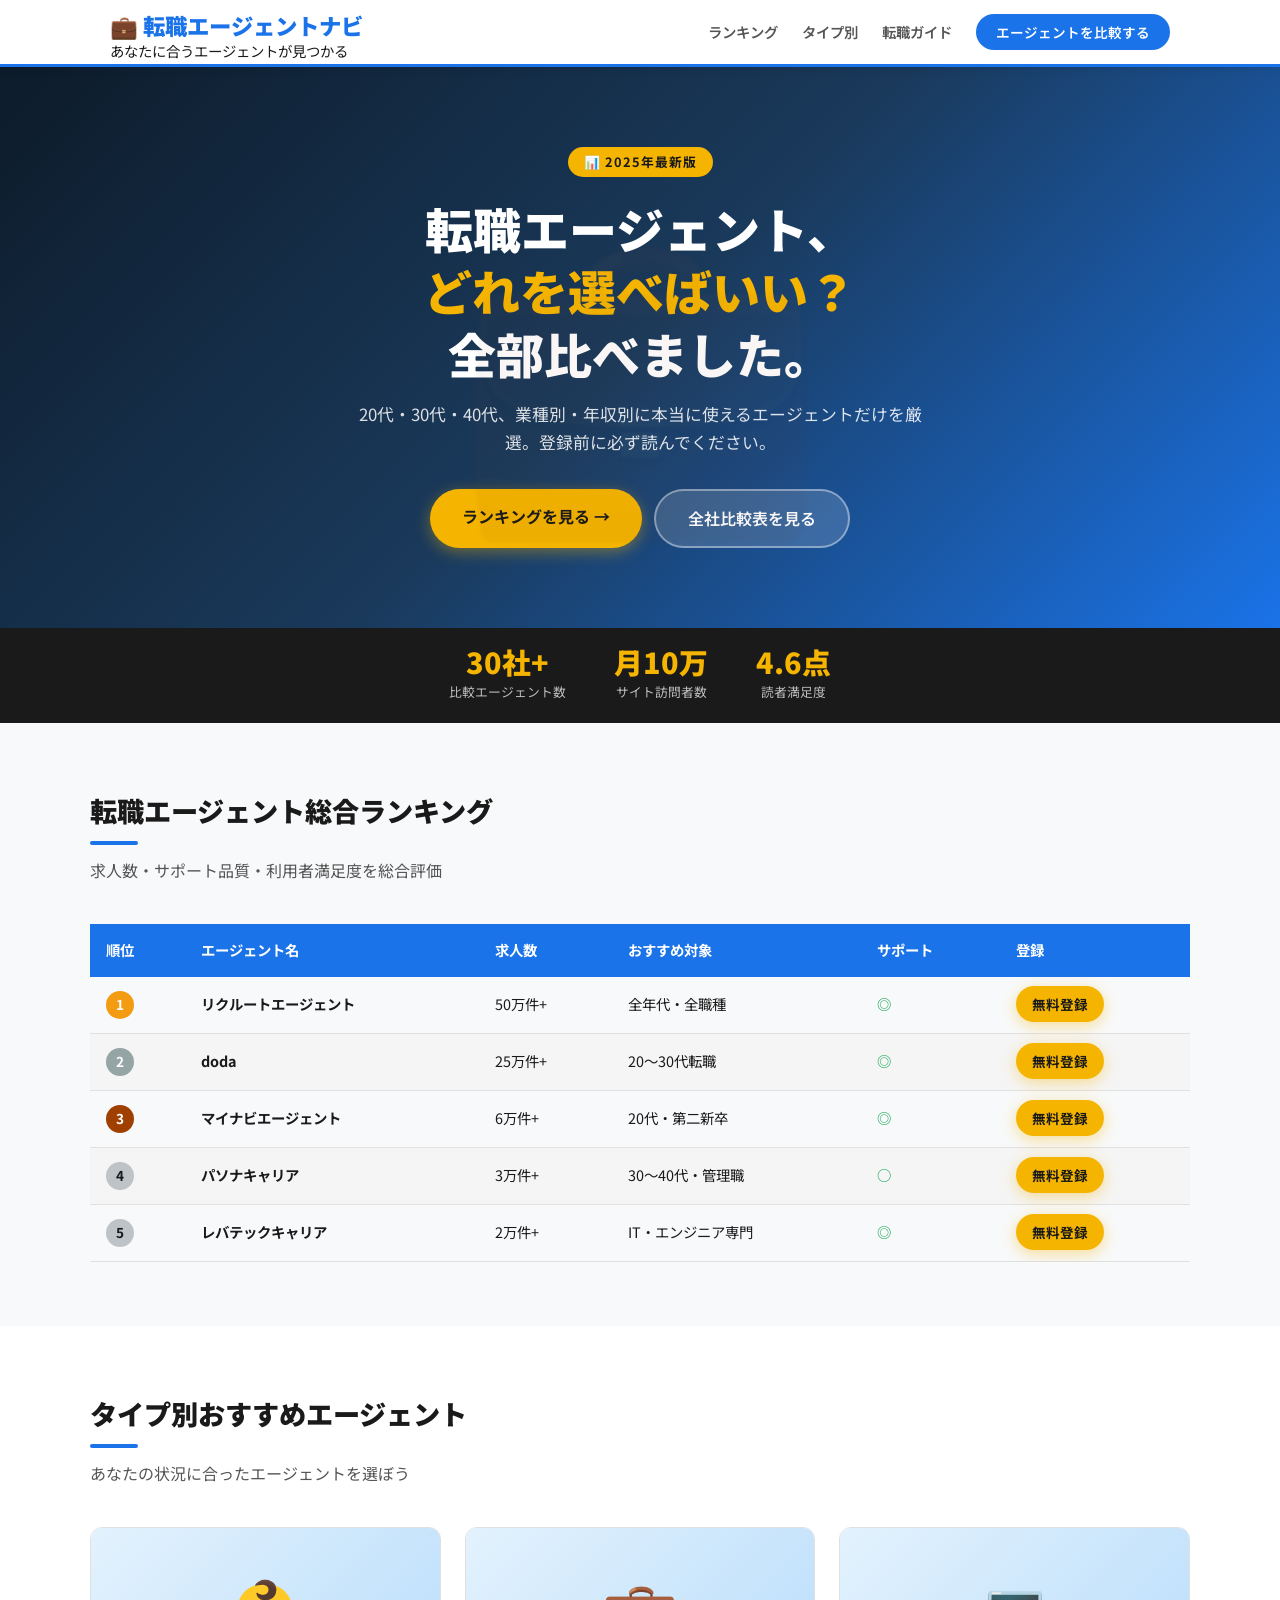
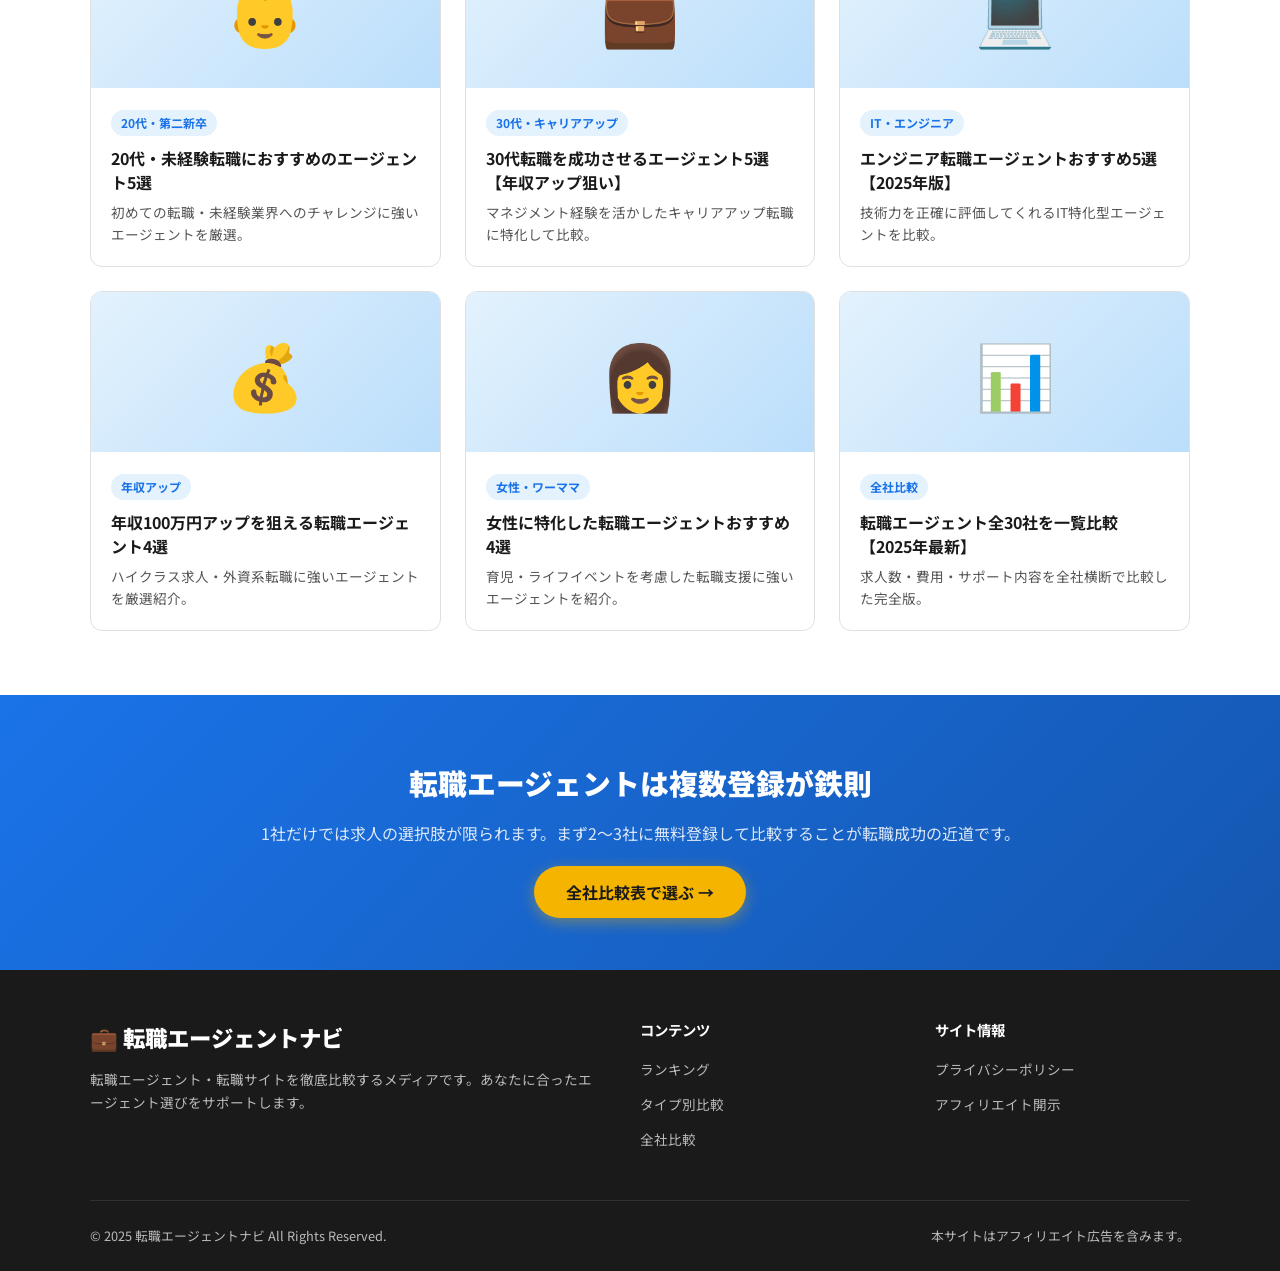
<file: index.html>
<!DOCTYPE html>
<html lang="ja">
<head>
  <meta charset="UTF-8">
  <meta name="viewport" content="width=device-width, initial-scale=1.0">
  <title>転職エージェントナビ｜あなたに合うエージェントが見つかる比較サイト</title>
  <meta name="description" content="転職エージェント・転職サイトを徹底比較。年齢・職種・目的別におすすめのエージェントをランキング形式で紹介。無料登録で転職成功率アップ。">
  <link rel="preconnect" href="https://fonts.googleapis.com">
  <link href="https://fonts.googleapis.com/css2?family=Noto+Sans+JP:wght@400;600;700;900&display=swap" rel="stylesheet">
  <link rel="stylesheet" href="css/style.css">
</head>
<body>

<header>
  <div class="header-inner">
    <a href="index.html" class="logo">💼 転職エージェントナビ<span>あなたに合うエージェントが見つかる</span></a>
    <nav>
      <ul>
        <li><a href="#ranking">ランキング</a></li>
        <li><a href="#by-type">タイプ別</a></li>
        <li><a href="#articles">転職ガイド</a></li>
        <li><a href="articles/agent-compare.html" class="btn-cta">エージェントを比較する</a></li>
      </ul>
    </nav>
    <button class="hamburger" aria-label="メニュー"><span></span><span></span><span></span></button>
  </div>
</header>

<section class="hero">
  <div class="hero-badge">📊 2025年最新版</div>
  <h1>転職エージェント、<br><em>どれを選べばいい？</em><br>全部比べました。</h1>
  <p>20代・30代・40代、業種別・年収別に本当に使えるエージェントだけを厳選。登録前に必ず読んでください。</p>
  <div class="hero-buttons">
    <a href="#ranking" class="btn-primary">ランキングを見る →</a>
    <a href="articles/agent-compare.html" class="btn-secondary">全社比較表を見る</a>
  </div>
</section>

<div class="stats-bar">
  <div class="stats-inner">
    <div class="stat-item"><div class="stat-num">30社+</div><div class="stat-label">比較エージェント数</div></div>
    <div class="stat-item"><div class="stat-num">月10万</div><div class="stat-label">サイト訪問者数</div></div>
    <div class="stat-item"><div class="stat-num">4.6点</div><div class="stat-label">読者満足度</div></div>
  </div>
</div>

<section id="ranking" style="background: var(--light);">
  <div class="container">
    <h2 class="section-title">転職エージェント総合ランキング</h2>
    <p class="section-sub">求人数・サポート品質・利用者満足度を総合評価</p>

    <div class="table-wrap">
      <table class="compare-table">
        <thead>
          <tr>
            <th>順位</th>
            <th>エージェント名</th>
            <th>求人数</th>
            <th>おすすめ対象</th>
            <th>サポート</th>
            <th>登録</th>
          </tr>
        </thead>
        <tbody>
          <tr>
            <td><span class="rank-badge rank-1">1</span></td>
            <td><strong>リクルートエージェント</strong></td>
            <td>50万件+</td>
            <td>全年代・全職種</td>
            <td><span class="check">◎</span></td>
            <td><a href="https://r.recruit-agent.co.jp" class="btn-primary" style="padding:8px 16px;font-size:0.85rem;" data-affiliate="recruit-agent" target="_blank" rel="noopener noreferrer nofollow">無料登録</a></td>
          </tr>
          <tr>
            <td><span class="rank-badge rank-2">2</span></td>
            <td><strong>doda</strong></td>
            <td>25万件+</td>
            <td>20〜30代転職</td>
            <td><span class="check">◎</span></td>
            <td><a href="https://doda.jp" class="btn-primary" style="padding:8px 16px;font-size:0.85rem;" data-affiliate="doda" target="_blank" rel="noopener noreferrer nofollow">無料登録</a></td>
          </tr>
          <tr>
            <td><span class="rank-badge rank-3">3</span></td>
            <td><strong>マイナビエージェント</strong></td>
            <td>6万件+</td>
            <td>20代・第二新卒</td>
            <td><span class="check">◎</span></td>
            <td><a href="https://mynavi-agent.jp" class="btn-primary" style="padding:8px 16px;font-size:0.85rem;" data-affiliate="mynavi-agent" target="_blank" rel="noopener noreferrer nofollow">無料登録</a></td>
          </tr>
          <tr>
            <td><span class="rank-badge rank-4">4</span></td>
            <td><strong>パソナキャリア</strong></td>
            <td>3万件+</td>
            <td>30〜40代・管理職</td>
            <td><span class="check">○</span></td>
            <td><a href="https://www.pasonacareer.jp" class="btn-primary" style="padding:8px 16px;font-size:0.85rem;" data-affiliate="pasona-career" target="_blank" rel="noopener noreferrer nofollow">無料登録</a></td>
          </tr>
          <tr>
            <td><span class="rank-badge rank-5">5</span></td>
            <td><strong>レバテックキャリア</strong></td>
            <td>2万件+</td>
            <td>IT・エンジニア専門</td>
            <td><span class="check">◎</span></td>
            <td><a href="https://levtech.jp/career" class="btn-primary" style="padding:8px 16px;font-size:0.85rem;" data-affiliate="levtech-career" target="_blank" rel="noopener noreferrer nofollow">無料登録</a></td>
          </tr>
        </tbody>
      </table>
    </div>
  </div>
</section>

<section id="by-type">
  <div class="container">
    <h2 class="section-title">タイプ別おすすめエージェント</h2>
    <p class="section-sub">あなたの状況に合ったエージェントを選ぼう</p>

    <div class="cards-grid">
      <a href="articles/agent-20s.html" class="card">
        <div class="card-thumb">👶</div>
        <div class="card-body">
          <span class="card-tag">20代・第二新卒</span>
          <h3>20代・未経験転職におすすめのエージェント5選</h3>
          <p>初めての転職・未経験業界へのチャレンジに強いエージェントを厳選。</p>
        </div>
      </a>
      <a href="articles/agent-30s.html" class="card">
        <div class="card-thumb">💼</div>
        <div class="card-body">
          <span class="card-tag">30代・キャリアアップ</span>
          <h3>30代転職を成功させるエージェント5選【年収アップ狙い】</h3>
          <p>マネジメント経験を活かしたキャリアアップ転職に特化して比較。</p>
        </div>
      </a>
      <a href="articles/agent-it.html" class="card">
        <div class="card-thumb">💻</div>
        <div class="card-body">
          <span class="card-tag">IT・エンジニア</span>
          <h3>エンジニア転職エージェントおすすめ5選【2025年版】</h3>
          <p>技術力を正確に評価してくれるIT特化型エージェントを比較。</p>
        </div>
      </a>
      <a href="articles/agent-salary.html" class="card">
        <div class="card-thumb">💰</div>
        <div class="card-body">
          <span class="card-tag">年収アップ</span>
          <h3>年収100万円アップを狙える転職エージェント4選</h3>
          <p>ハイクラス求人・外資系転職に強いエージェントを厳選紹介。</p>
        </div>
      </a>
      <a href="articles/agent-women.html" class="card">
        <div class="card-thumb">👩</div>
        <div class="card-body">
          <span class="card-tag">女性・ワーママ</span>
          <h3>女性に特化した転職エージェントおすすめ4選</h3>
          <p>育児・ライフイベントを考慮した転職支援に強いエージェントを紹介。</p>
        </div>
      </a>
      <a href="articles/agent-compare.html" class="card">
        <div class="card-thumb">📊</div>
        <div class="card-body">
          <span class="card-tag">全社比較</span>
          <h3>転職エージェント全30社を一覧比較【2025年最新】</h3>
          <p>求人数・費用・サポート内容を全社横断で比較した完全版。</p>
        </div>
      </a>
    </div>
  </div>
</section>

<section class="cta-section">
  <div class="container">
    <h2>転職エージェントは複数登録が鉄則</h2>
    <p>1社だけでは求人の選択肢が限られます。まず2〜3社に無料登録して比較することが転職成功の近道です。</p>
    <a href="articles/agent-compare.html" class="btn-primary">全社比較表で選ぶ →</a>
  </div>
</section>

<footer>
  <div class="footer-inner">
    <div class="footer-grid">
      <div class="footer-brand">
        <div class="logo">💼 転職エージェントナビ</div>
        <p>転職エージェント・転職サイトを徹底比較するメディアです。あなたに合ったエージェント選びをサポートします。</p>
      </div>
      <div class="footer-links">
        <h4>コンテンツ</h4>
        <ul>
          <li><a href="#ranking">ランキング</a></li>
          <li><a href="#by-type">タイプ別比較</a></li>
          <li><a href="articles/agent-compare.html">全社比較</a></li>
        </ul>
      </div>
      <div class="footer-links">
        <h4>サイト情報</h4>
        <ul>
          <li><a href="privacy.html">プライバシーポリシー</a></li>
          <li><a href="affiliate.html">アフィリエイト開示</a></li>
        </ul>
      </div>
    </div>
    <div class="footer-bottom">
      <span>© 2025 転職エージェントナビ All Rights Reserved.</span>
      <span>本サイトはアフィリエイト広告を含みます。</span>
    </div>
  </div>
</footer>

<script src="js/main.js"></script>
</body>
</html>
</file>
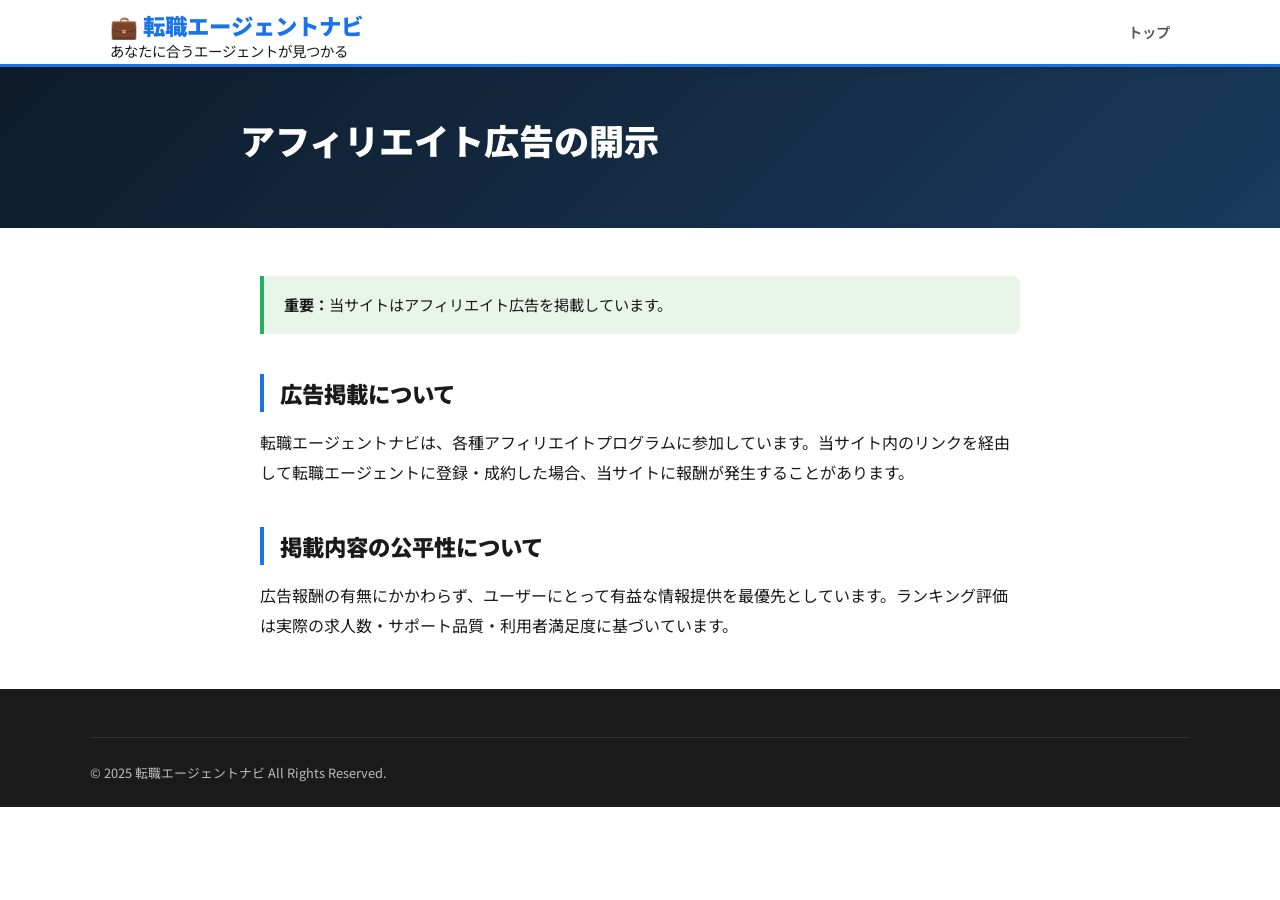
<file: affiliate.html>
<!DOCTYPE html>
<html lang="ja">
<head>
  <meta charset="UTF-8">
  <meta name="viewport" content="width=device-width, initial-scale=1.0">
  <title>アフィリエイト開示｜転職エージェントナビ</title>
  <link rel="preconnect" href="https://fonts.googleapis.com">
  <link href="https://fonts.googleapis.com/css2?family=Noto+Sans+JP:wght@400;600;700;900&display=swap" rel="stylesheet">
  <link rel="stylesheet" href="css/style.css">
</head>
<body>
<header>
  <div class="header-inner">
    <a href="index.html" class="logo">💼 転職エージェントナビ<span>あなたに合うエージェントが見つかる</span></a>
    <nav><ul><li><a href="index.html">トップ</a></li></ul></nav>
    <button class="hamburger" aria-label="メニュー"><span></span><span></span><span></span></button>
  </div>
</header>
<div class="article-header"><div class="container"><h1>アフィリエイト広告の開示</h1></div></div>
<div class="article-body">
  <div class="info-box">
    <strong>重要：</strong>当サイトはアフィリエイト広告を掲載しています。
  </div>
  <h2>広告掲載について</h2>
  <p>転職エージェントナビは、各種アフィリエイトプログラムに参加しています。当サイト内のリンクを経由して転職エージェントに登録・成約した場合、当サイトに報酬が発生することがあります。</p>
  <h2>掲載内容の公平性について</h2>
  <p>広告報酬の有無にかかわらず、ユーザーにとって有益な情報提供を最優先としています。ランキング評価は実際の求人数・サポート品質・利用者満足度に基づいています。</p>
</div>
<footer>
  <div class="footer-inner">
    <div class="footer-bottom">
      <span>© 2025 転職エージェントナビ All Rights Reserved.</span>
    </div>
  </div>
</footer>
<script src="js/main.js"></script>
</body>
</html>
</file>
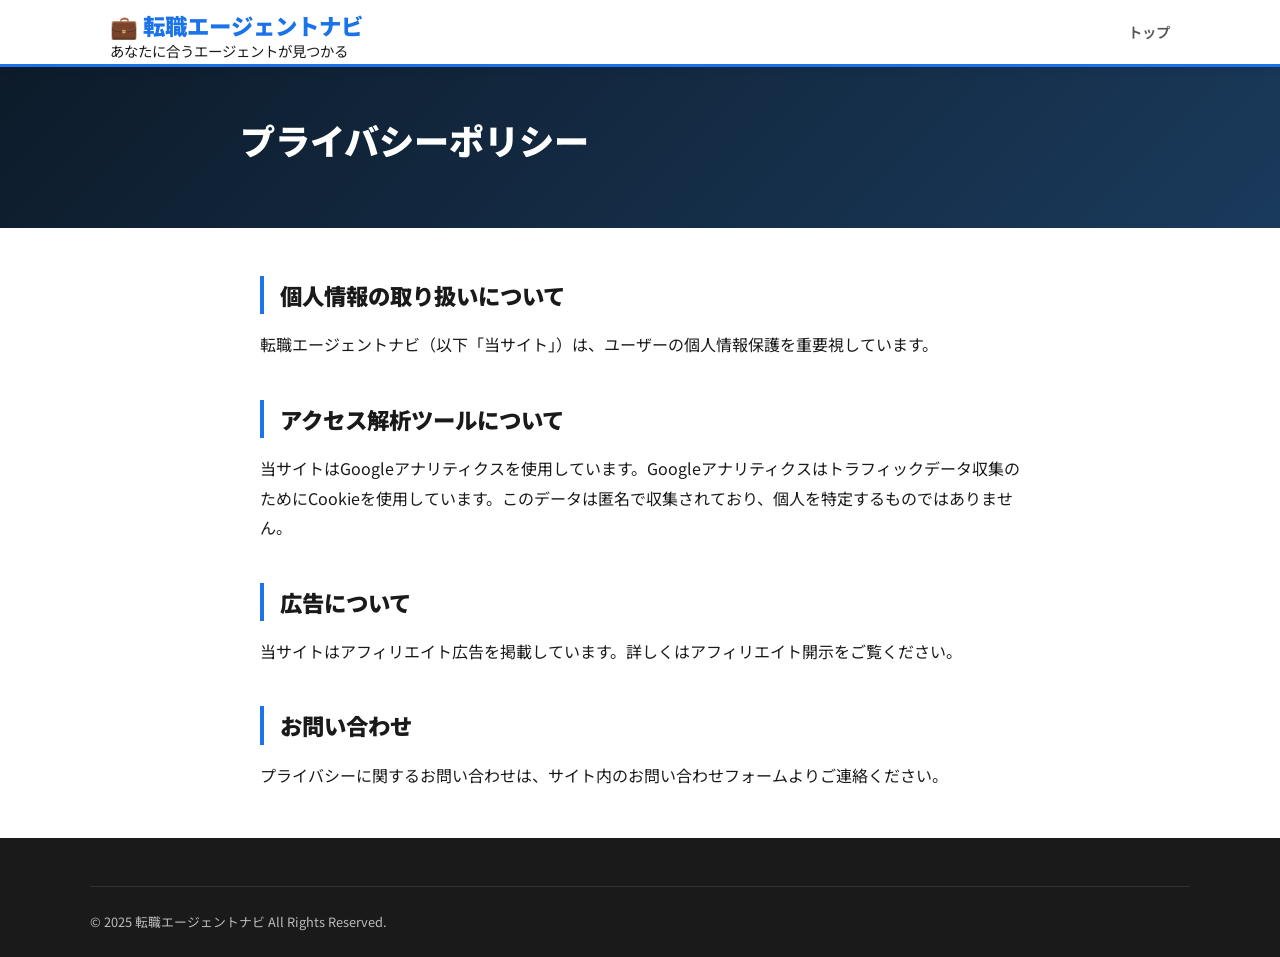
<file: privacy.html>
<!DOCTYPE html>
<html lang="ja">
<head>
  <meta charset="UTF-8">
  <meta name="viewport" content="width=device-width, initial-scale=1.0">
  <title>プライバシーポリシー｜転職エージェントナビ</title>
  <link rel="preconnect" href="https://fonts.googleapis.com">
  <link href="https://fonts.googleapis.com/css2?family=Noto+Sans+JP:wght@400;600;700;900&display=swap" rel="stylesheet">
  <link rel="stylesheet" href="css/style.css">
</head>
<body>
<header>
  <div class="header-inner">
    <a href="index.html" class="logo">💼 転職エージェントナビ<span>あなたに合うエージェントが見つかる</span></a>
    <nav><ul><li><a href="index.html">トップ</a></li></ul></nav>
    <button class="hamburger" aria-label="メニュー"><span></span><span></span><span></span></button>
  </div>
</header>
<div class="article-header"><div class="container"><h1>プライバシーポリシー</h1></div></div>
<div class="article-body">
  <h2>個人情報の取り扱いについて</h2>
  <p>転職エージェントナビ（以下「当サイト」）は、ユーザーの個人情報保護を重要視しています。</p>
  <h2>アクセス解析ツールについて</h2>
  <p>当サイトはGoogleアナリティクスを使用しています。Googleアナリティクスはトラフィックデータ収集のためにCookieを使用しています。このデータは匿名で収集されており、個人を特定するものではありません。</p>
  <h2>広告について</h2>
  <p>当サイトはアフィリエイト広告を掲載しています。詳しくは<a href="affiliate.html">アフィリエイト開示</a>をご覧ください。</p>
  <h2>お問い合わせ</h2>
  <p>プライバシーに関するお問い合わせは、サイト内のお問い合わせフォームよりご連絡ください。</p>
</div>
<footer>
  <div class="footer-inner">
    <div class="footer-bottom">
      <span>© 2025 転職エージェントナビ All Rights Reserved.</span>
    </div>
  </div>
</footer>
<script src="js/main.js"></script>
</body>
</html>
</file>
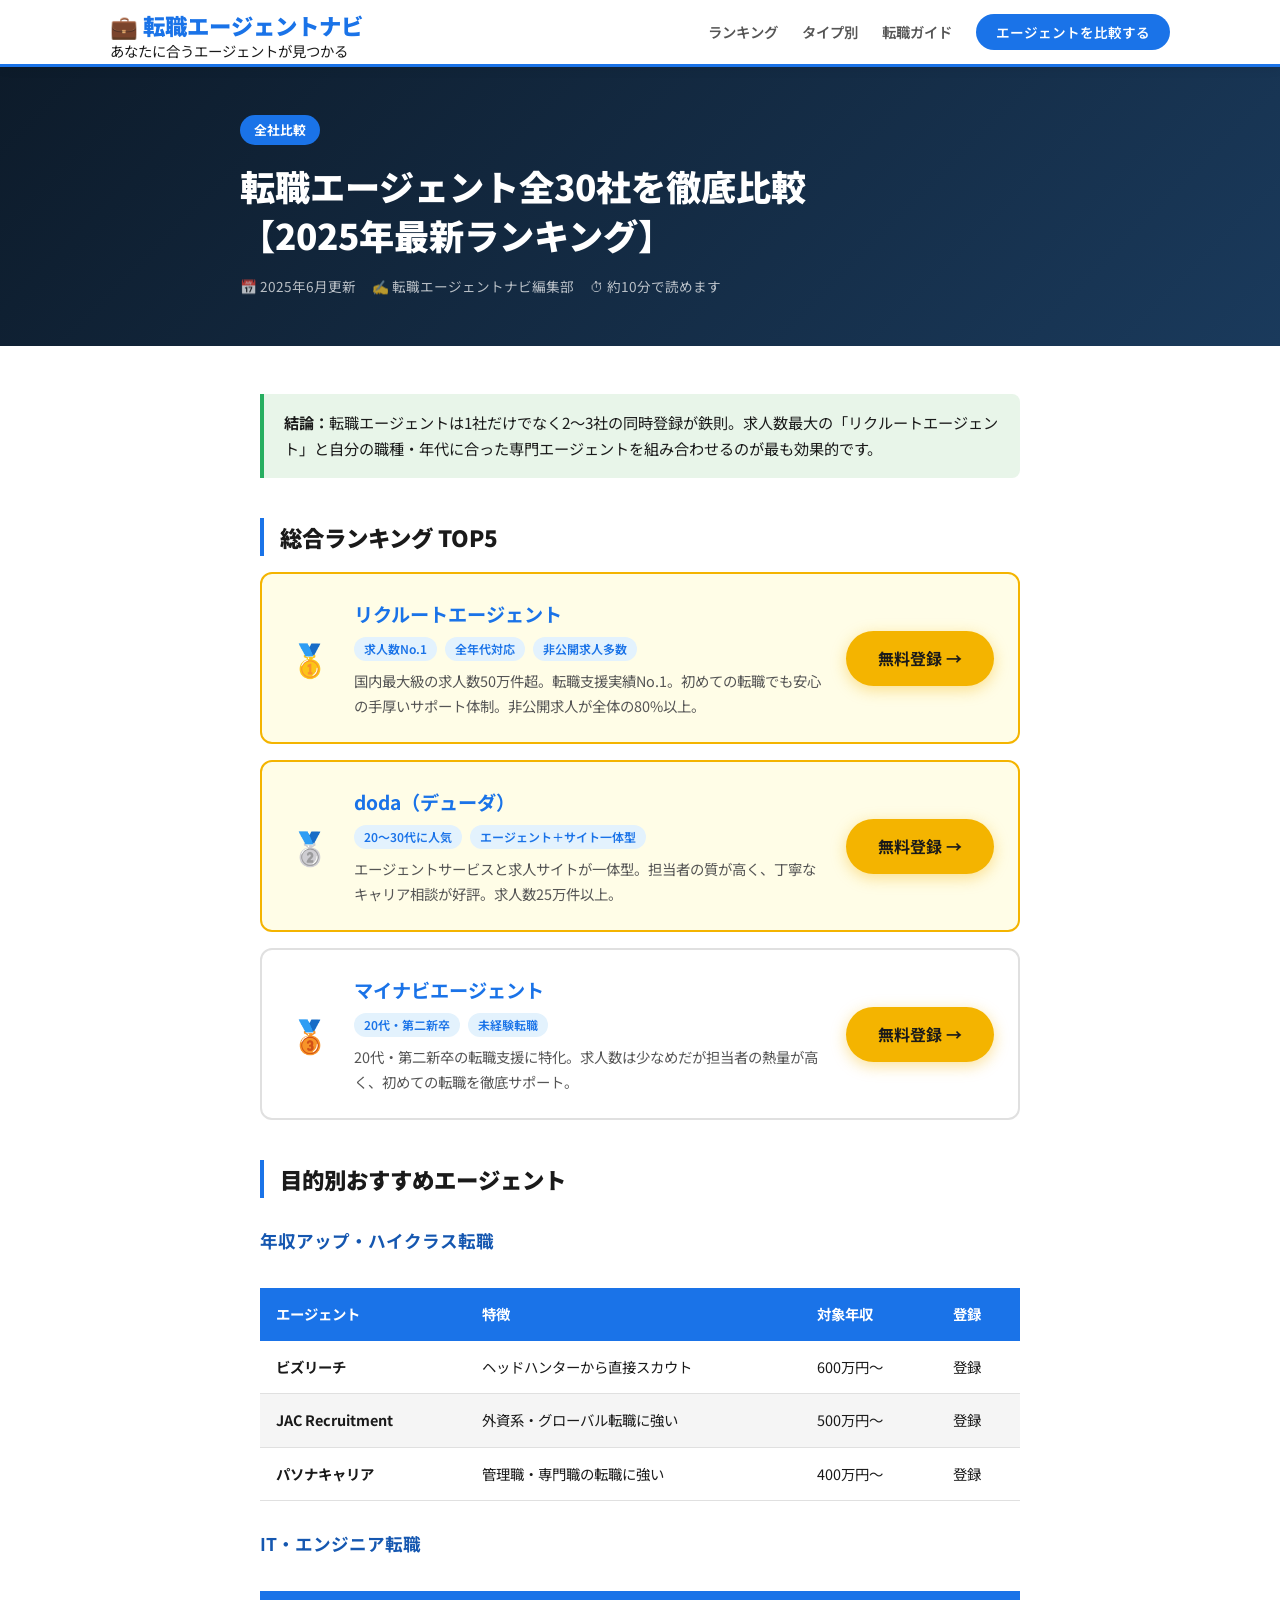
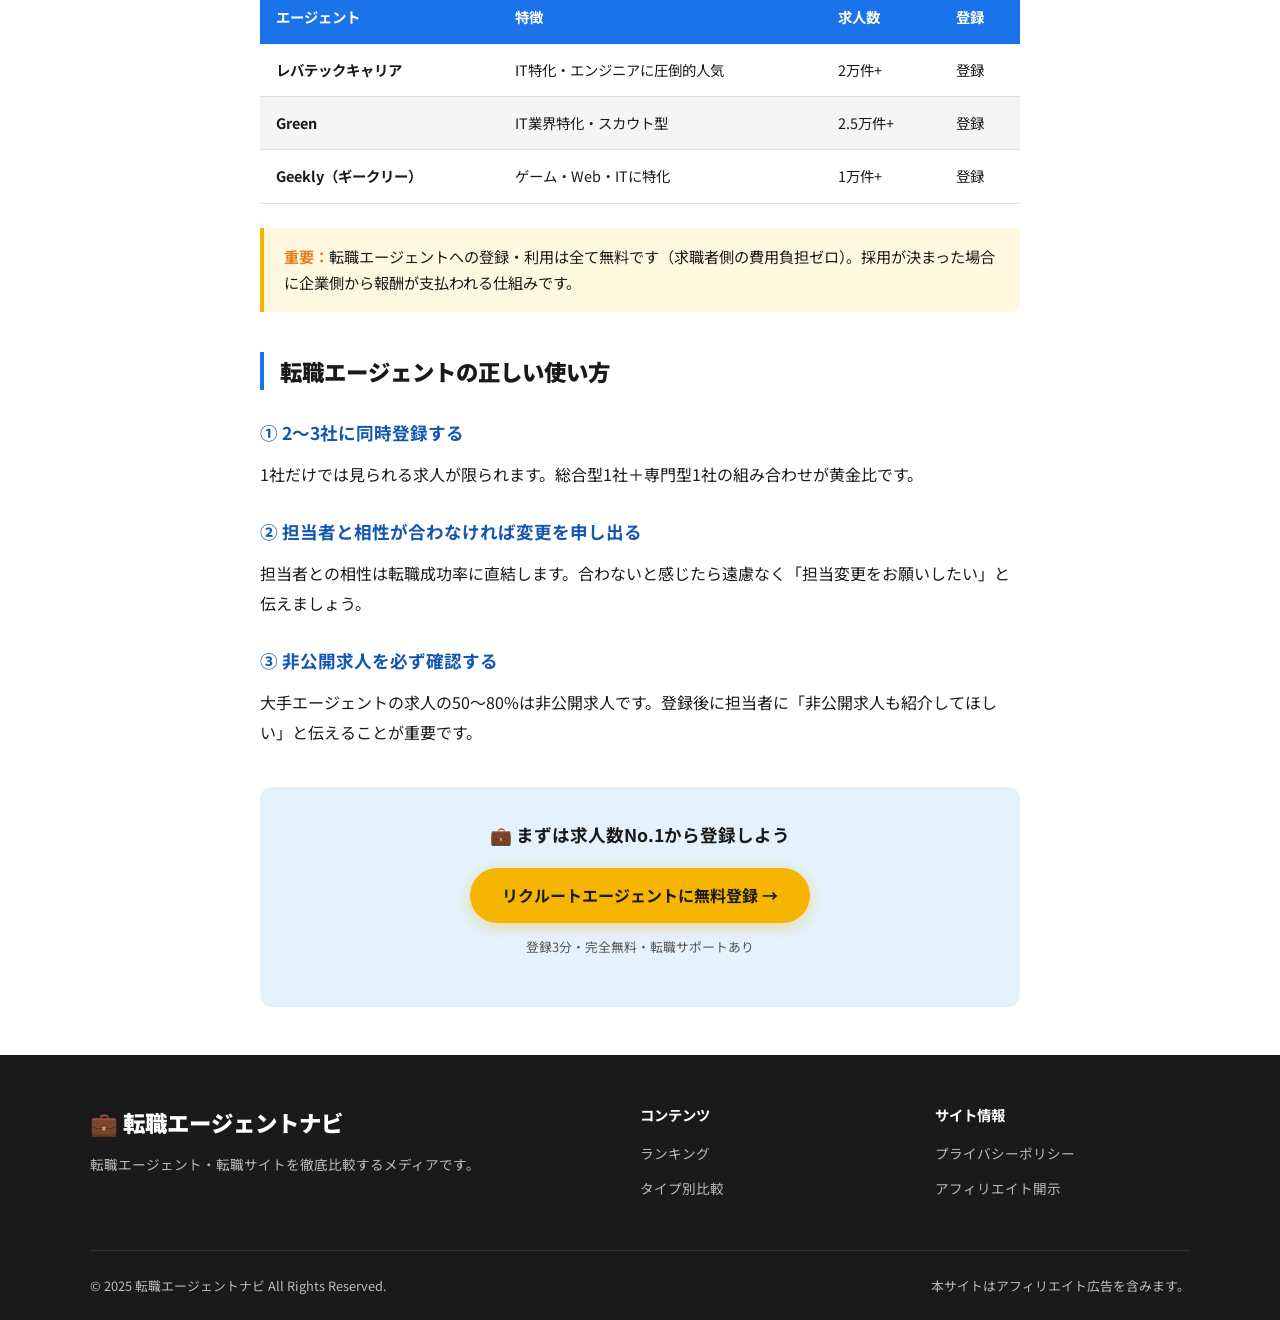
<file: articles/agent-compare.html>
<!DOCTYPE html>
<html lang="ja">
<head>
  <meta charset="UTF-8">
  <meta name="viewport" content="width=device-width, initial-scale=1.0">
  <title>転職エージェント全30社を徹底比較【2025年最新ランキング】｜転職エージェントナビ</title>
  <meta name="description" content="転職エージェント全30社を求人数・サポート・評判で徹底比較。年代・職種・目的別のおすすめランキングも掲載。転職前に必ず確認してください。">
  <link rel="preconnect" href="https://fonts.googleapis.com">
  <link href="https://fonts.googleapis.com/css2?family=Noto+Sans+JP:wght@400;600;700;900&display=swap" rel="stylesheet">
  <link rel="stylesheet" href="../css/style.css">
  <style>
    .agent-card {
      background: var(--white);
      border: 2px solid var(--border);
      border-radius: var(--radius);
      padding: 24px;
      margin: 16px 0;
      display: grid;
      grid-template-columns: auto 1fr auto;
      gap: 20px;
      align-items: center;
    }
    .agent-card.top { border-color: var(--accent); background: #fffde7; }
    .agent-rank { font-size: 2rem; font-weight: 900; color: var(--primary); width: 48px; text-align: center; }
    .agent-name { font-size: 1.2rem; font-weight: 700; color: var(--primary); margin-bottom: 6px; }
    .agent-tags { display: flex; gap: 8px; flex-wrap: wrap; margin-bottom: 8px; }
    .agent-tag { background: #e3f2fd; color: var(--primary); font-size: 0.75rem; padding: 2px 10px; border-radius: 20px; font-weight: 600; }
    .agent-desc { font-size: 0.9rem; color: var(--gray); }
    @media (max-width: 600px) { .agent-card { grid-template-columns: 1fr; } }
  </style>
</head>
<body>

<header>
  <div class="header-inner">
    <a href="../index.html" class="logo">💼 転職エージェントナビ<span>あなたに合うエージェントが見つかる</span></a>
    <nav>
      <ul>
        <li><a href="../index.html#ranking">ランキング</a></li>
        <li><a href="../index.html#by-type">タイプ別</a></li>
        <li><a href="../index.html#articles">転職ガイド</a></li>
        <li><a href="agent-compare.html" class="btn-cta">エージェントを比較する</a></li>
      </ul>
    </nav>
    <button class="hamburger" aria-label="メニュー"><span></span><span></span><span></span></button>
  </div>
</header>

<div class="article-header">
  <div class="container">
    <span class="article-category">全社比較</span>
    <h1>転職エージェント全30社を徹底比較<br>【2025年最新ランキング】</h1>
    <div class="article-meta">
      <span>📅 2025年6月更新</span>
      <span>✍️ 転職エージェントナビ編集部</span>
      <span>⏱ 約10分で読めます</span>
    </div>
  </div>
</div>

<div class="article-body">

  <div class="info-box">
    <strong>結論：</strong>転職エージェントは1社だけでなく2〜3社の同時登録が鉄則。求人数最大の「リクルートエージェント」と自分の職種・年代に合った専門エージェントを組み合わせるのが最も効果的です。
  </div>

  <h2>総合ランキング TOP5</h2>

  <div class="agent-card top">
    <div class="agent-rank">🥇</div>
    <div>
      <div class="agent-name">リクルートエージェント</div>
      <div class="agent-tags">
        <span class="agent-tag">求人数No.1</span>
        <span class="agent-tag">全年代対応</span>
        <span class="agent-tag">非公開求人多数</span>
      </div>
      <div class="agent-desc">国内最大級の求人数50万件超。転職支援実績No.1。初めての転職でも安心の手厚いサポート体制。非公開求人が全体の80%以上。</div>
    </div>
    <a href="https://r.recruit-agent.co.jp" class="btn-primary" data-affiliate="recruit-agent-compare" target="_blank" rel="noopener noreferrer nofollow" style="white-space:nowrap;">無料登録 →</a>
  </div>

  <div class="agent-card top">
    <div class="agent-rank">🥈</div>
    <div>
      <div class="agent-name">doda（デューダ）</div>
      <div class="agent-tags">
        <span class="agent-tag">20〜30代に人気</span>
        <span class="agent-tag">エージェント＋サイト一体型</span>
      </div>
      <div class="agent-desc">エージェントサービスと求人サイトが一体型。担当者の質が高く、丁寧なキャリア相談が好評。求人数25万件以上。</div>
    </div>
    <a href="https://doda.jp" class="btn-primary" data-affiliate="doda-compare" target="_blank" rel="noopener noreferrer nofollow" style="white-space:nowrap;">無料登録 →</a>
  </div>

  <div class="agent-card">
    <div class="agent-rank">🥉</div>
    <div>
      <div class="agent-name">マイナビエージェント</div>
      <div class="agent-tags">
        <span class="agent-tag">20代・第二新卒</span>
        <span class="agent-tag">未経験転職</span>
      </div>
      <div class="agent-desc">20代・第二新卒の転職支援に特化。求人数は少なめだが担当者の熱量が高く、初めての転職を徹底サポート。</div>
    </div>
    <a href="https://mynavi-agent.jp" class="btn-primary" data-affiliate="mynavi-agent-compare" target="_blank" rel="noopener noreferrer nofollow" style="white-space:nowrap;">無料登録 →</a>
  </div>

  <h2>目的別おすすめエージェント</h2>

  <h3>年収アップ・ハイクラス転職</h3>

  <div class="table-wrap">
    <table class="compare-table">
      <thead>
        <tr>
          <th>エージェント</th>
          <th>特徴</th>
          <th>対象年収</th>
          <th>登録</th>
        </tr>
      </thead>
      <tbody>
        <tr>
          <td><strong>ビズリーチ</strong></td>
          <td>ヘッドハンターから直接スカウト</td>
          <td>600万円〜</td>
          <td><a href="https://www.bizreach.jp" data-affiliate="bizreach" target="_blank" rel="noopener noreferrer nofollow">登録</a></td>
        </tr>
        <tr>
          <td><strong>JAC Recruitment</strong></td>
          <td>外資系・グローバル転職に強い</td>
          <td>500万円〜</td>
          <td><a href="https://www.jac-recruitment.jp" data-affiliate="jac" target="_blank" rel="noopener noreferrer nofollow">登録</a></td>
        </tr>
        <tr>
          <td><strong>パソナキャリア</strong></td>
          <td>管理職・専門職の転職に強い</td>
          <td>400万円〜</td>
          <td><a href="https://www.pasonacareer.jp" data-affiliate="pasona" target="_blank" rel="noopener noreferrer nofollow">登録</a></td>
        </tr>
      </tbody>
    </table>
  </div>

  <h3>IT・エンジニア転職</h3>

  <div class="table-wrap">
    <table class="compare-table">
      <thead>
        <tr>
          <th>エージェント</th>
          <th>特徴</th>
          <th>求人数</th>
          <th>登録</th>
        </tr>
      </thead>
      <tbody>
        <tr>
          <td><strong>レバテックキャリア</strong></td>
          <td>IT特化・エンジニアに圧倒的人気</td>
          <td>2万件+</td>
          <td><a href="https://levtech.jp/career" data-affiliate="levtech" target="_blank" rel="noopener noreferrer nofollow">登録</a></td>
        </tr>
        <tr>
          <td><strong>Green</strong></td>
          <td>IT業界特化・スカウト型</td>
          <td>2.5万件+</td>
          <td><a href="https://www.green-japan.com" data-affiliate="green" target="_blank" rel="noopener noreferrer nofollow">登録</a></td>
        </tr>
        <tr>
          <td><strong>Geekly（ギークリー）</strong></td>
          <td>ゲーム・Web・ITに特化</td>
          <td>1万件+</td>
          <td><a href="https://www.geekly.co.jp" data-affiliate="geekly" target="_blank" rel="noopener noreferrer nofollow">登録</a></td>
        </tr>
      </tbody>
    </table>
  </div>

  <div class="notice-box">
    <strong>重要：</strong>転職エージェントへの登録・利用は全て無料です（求職者側の費用負担ゼロ）。採用が決まった場合に企業側から報酬が支払われる仕組みです。
  </div>

  <h2>転職エージェントの正しい使い方</h2>

  <h3>① 2〜3社に同時登録する</h3>
  <p>1社だけでは見られる求人が限られます。総合型1社＋専門型1社の組み合わせが黄金比です。</p>

  <h3>② 担当者と相性が合わなければ変更を申し出る</h3>
  <p>担当者との相性は転職成功率に直結します。合わないと感じたら遠慮なく「担当変更をお願いしたい」と伝えましょう。</p>

  <h3>③ 非公開求人を必ず確認する</h3>
  <p>大手エージェントの求人の50〜80%は非公開求人です。登録後に担当者に「非公開求人も紹介してほしい」と伝えることが重要です。</p>

  <div style="text-align:center; margin: 40px 0; padding: 32px; background: #e3f2fd; border-radius: var(--radius);">
    <p style="font-size:1.1rem; font-weight:700; margin-bottom:16px;">💼 まずは求人数No.1から登録しよう</p>
    <a href="https://r.recruit-agent.co.jp" class="btn-primary" style="display:inline-block;" data-affiliate="recruit-agent-bottom" target="_blank" rel="noopener noreferrer nofollow">
      リクルートエージェントに無料登録 →
    </a>
    <p style="font-size:0.8rem; color:var(--gray); margin-top:12px;">登録3分・完全無料・転職サポートあり</p>
  </div>

</div>

<footer>
  <div class="footer-inner">
    <div class="footer-grid">
      <div class="footer-brand">
        <div class="logo">💼 転職エージェントナビ</div>
        <p>転職エージェント・転職サイトを徹底比較するメディアです。</p>
      </div>
      <div class="footer-links">
        <h4>コンテンツ</h4>
        <ul>
          <li><a href="../index.html#ranking">ランキング</a></li>
          <li><a href="../index.html#by-type">タイプ別比較</a></li>
        </ul>
      </div>
      <div class="footer-links">
        <h4>サイト情報</h4>
        <ul>
          <li><a href="../privacy.html">プライバシーポリシー</a></li>
          <li><a href="../affiliate.html">アフィリエイト開示</a></li>
        </ul>
      </div>
    </div>
    <div class="footer-bottom">
      <span>© 2025 転職エージェントナビ All Rights Reserved.</span>
      <span>本サイトはアフィリエイト広告を含みます。</span>
    </div>
  </div>
</footer>

<script src="../js/main.js"></script>
</body>
</html>
</file>
<file: css/style.css>
/* =====================
   転職エージェントナビ - スタイルシート
   ===================== */

*, *::before, *::after {
  box-sizing: border-box;
  margin: 0;
  padding: 0;
}

:root {
  --primary: #1a73e8;
  --primary-dark: #1557b0;
  --accent: #f4b400;
  --dark: #1a1a1a;
  --gray: #555;
  --light: #f8f9fa;
  --light-gray: #f5f5f5;
  --white: #ffffff;
  --border: #e0e0e0;
  --font-main: 'Noto Sans JP', 'Hiragino Sans', sans-serif;
  --shadow: 0 4px 20px rgba(0,0,0,0.1);
  --radius: 12px;
}

html { scroll-behavior: smooth; }

body {
  font-family: var(--font-main);
  color: var(--dark);
  line-height: 1.7;
  background: var(--white);
}

a { color: inherit; text-decoration: none; }
img { max-width: 100%; height: auto; display: block; }

/* ヘッダー */
header {
  background: var(--white);
  border-bottom: 3px solid var(--primary);
  position: sticky;
  top: 0;
  z-index: 100;
  box-shadow: 0 2px 10px rgba(0,0,0,0.08);
}

.header-inner {
  max-width: 1100px;
  margin: 0 auto;
  padding: 0 20px;
  display: flex;
  align-items: center;
  justify-content: space-between;
  height: 64px;
}

.logo {
  font-size: 1.4rem;
  font-weight: 900;
  color: var(--primary);
}

.logo span {
  color: var(--dark);
  font-size: 0.9rem;
  font-weight: 400;
  display: block;
  line-height: 1;
}

nav ul { list-style: none; display: flex; gap: 24px; }
nav a { font-size: 0.9rem; font-weight: 600; color: var(--gray); transition: color 0.2s; }
nav a:hover { color: var(--primary); }

.btn-cta {
  background: var(--primary);
  color: var(--white) !important;
  padding: 8px 20px;
  border-radius: 50px;
  font-size: 0.85rem !important;
  transition: background 0.2s !important;
}
.btn-cta:hover { background: var(--primary-dark) !important; }

.hamburger { display: none; flex-direction: column; gap: 5px; cursor: pointer; background: none; border: none; padding: 4px; }
.hamburger span { width: 24px; height: 2px; background: var(--dark); border-radius: 2px; transition: 0.3s; }

/* ヒーロー */
.hero {
  background: linear-gradient(135deg, #0d1b2a 0%, #1a3a5c 50%, #1a73e8 100%);
  color: var(--white);
  text-align: center;
  padding: 80px 20px;
  position: relative;
  overflow: hidden;
}

.hero::before {
  content: '💼';
  position: absolute;
  font-size: 300px;
  opacity: 0.04;
  top: 50%;
  left: 50%;
  transform: translate(-50%, -50%);
  pointer-events: none;
}

.hero-badge {
  display: inline-block;
  background: var(--accent);
  color: var(--dark);
  font-size: 0.8rem;
  font-weight: 700;
  padding: 4px 16px;
  border-radius: 50px;
  margin-bottom: 20px;
  letter-spacing: 1px;
}

.hero h1 { font-size: clamp(1.8rem, 5vw, 3rem); font-weight: 900; line-height: 1.3; margin-bottom: 16px; }
.hero h1 em { font-style: normal; color: var(--accent); }
.hero p { font-size: 1.05rem; opacity: 0.85; max-width: 580px; margin: 0 auto 32px; }

.hero-buttons { display: flex; gap: 12px; justify-content: center; flex-wrap: wrap; }

.btn-primary {
  background: var(--accent);
  color: var(--dark);
  font-weight: 700;
  padding: 14px 32px;
  border-radius: 50px;
  font-size: 1rem;
  transition: transform 0.2s, box-shadow 0.2s;
  box-shadow: 0 4px 15px rgba(244,180,0,0.4);
}
.btn-primary:hover { transform: translateY(-2px); box-shadow: 0 6px 20px rgba(244,180,0,0.5); }

.btn-secondary {
  background: rgba(255,255,255,0.15);
  color: var(--white);
  font-weight: 600;
  padding: 14px 32px;
  border-radius: 50px;
  font-size: 1rem;
  border: 2px solid rgba(255,255,255,0.4);
  transition: background 0.2s;
}
.btn-secondary:hover { background: rgba(255,255,255,0.25); }

/* 統計バー */
.stats-bar { background: var(--dark); color: var(--white); padding: 20px; }
.stats-inner { max-width: 1100px; margin: 0 auto; display: flex; justify-content: center; gap: 48px; flex-wrap: wrap; }
.stat-item { text-align: center; }
.stat-num { font-size: 1.8rem; font-weight: 900; color: var(--accent); line-height: 1; }
.stat-label { font-size: 0.8rem; opacity: 0.7; margin-top: 4px; }

/* セクション */
section { padding: 64px 20px; }
.container { max-width: 1100px; margin: 0 auto; }

.section-title { font-size: 1.7rem; font-weight: 900; margin-bottom: 8px; position: relative; }
.section-title::after { content: ''; display: block; width: 48px; height: 4px; background: var(--primary); border-radius: 2px; margin-top: 8px; }
.section-sub { color: var(--gray); margin-bottom: 40px; margin-top: 12px; }

/* カード */
.cards-grid { display: grid; grid-template-columns: repeat(auto-fill, minmax(300px, 1fr)); gap: 24px; }

.card {
  background: var(--white);
  border: 1px solid var(--border);
  border-radius: var(--radius);
  overflow: hidden;
  transition: transform 0.2s, box-shadow 0.2s;
}
.card:hover { transform: translateY(-4px); box-shadow: var(--shadow); }

.card-thumb {
  width: 100%;
  height: 160px;
  background: linear-gradient(135deg, #e3f2fd, #bbdefb);
  display: flex;
  align-items: center;
  justify-content: center;
  font-size: 4rem;
}

.card-body { padding: 20px; }

.card-tag {
  display: inline-block;
  background: #e3f2fd;
  color: var(--primary);
  font-size: 0.75rem;
  font-weight: 700;
  padding: 3px 10px;
  border-radius: 50px;
  margin-bottom: 10px;
}

.card h3 { font-size: 1rem; font-weight: 700; line-height: 1.5; margin-bottom: 8px; }
.card p { font-size: 0.85rem; color: var(--gray); line-height: 1.6; }

/* 比較テーブル */
.table-wrap { overflow-x: auto; margin-top: 32px; }
.compare-table { width: 100%; border-collapse: collapse; font-size: 0.9rem; }
.compare-table th { background: var(--primary); color: var(--white); padding: 14px 16px; text-align: left; font-weight: 700; }
.compare-table td { padding: 14px 16px; border-bottom: 1px solid var(--border); vertical-align: middle; }
.compare-table tr:nth-child(even) td { background: var(--light-gray); }
.compare-table tr:hover td { background: #e3f2fd; }

.rank-badge { display: inline-flex; align-items: center; justify-content: center; width: 28px; height: 28px; border-radius: 50%; font-weight: 700; font-size: 0.85rem; color: var(--white); }
.rank-1 { background: #f39c12; }
.rank-2 { background: #95a5a6; }
.rank-3 { background: #a04000; }
.rank-4, .rank-5 { background: #bdc3c7; color: var(--dark); }

.check { color: #27ae60; font-weight: 700; }
.cross { color: #e74c3c; }

/* CTA */
.cta-section {
  background: linear-gradient(135deg, var(--primary), var(--primary-dark));
  color: var(--white);
  text-align: center;
  padding: 64px 20px;
}
.cta-section h2 { font-size: 1.8rem; font-weight: 900; margin-bottom: 12px; }
.cta-section p { opacity: 0.85; margin-bottom: 32px; font-size: 1rem; }

/* 記事ページ */
.article-header { background: linear-gradient(135deg, #0d1b2a, #1a3a5c); color: var(--white); padding: 48px 20px; }
.article-header .container { max-width: 800px; }

.article-category {
  display: inline-block;
  background: var(--primary);
  color: var(--white);
  font-size: 0.8rem;
  font-weight: 700;
  padding: 4px 14px;
  border-radius: 50px;
  margin-bottom: 16px;
}

.article-header h1 { font-size: clamp(1.5rem, 4vw, 2.2rem); font-weight: 900; line-height: 1.4; margin-bottom: 16px; }
.article-meta { display: flex; gap: 16px; font-size: 0.85rem; opacity: 0.7; flex-wrap: wrap; }

.article-body { max-width: 800px; margin: 48px auto; padding: 0 20px; }
.article-body h2 { font-size: 1.4rem; font-weight: 900; margin: 40px 0 16px; padding-left: 16px; border-left: 4px solid var(--primary); }
.article-body h3 { font-size: 1.1rem; font-weight: 700; margin: 28px 0 12px; color: var(--primary-dark); }
.article-body p { margin-bottom: 16px; font-size: 1rem; line-height: 1.85; }
.article-body ul, .article-body ol { margin: 16px 0 16px 24px; }
.article-body li { margin-bottom: 8px; line-height: 1.7; }

.notice-box { background: #fff8e1; border-left: 4px solid var(--accent); padding: 16px 20px; border-radius: 0 8px 8px 0; margin: 24px 0; font-size: 0.95rem; }
.notice-box strong { color: #e67e22; }

.info-box { background: #e8f5e9; border-left: 4px solid #27ae60; padding: 16px 20px; border-radius: 0 8px 8px 0; margin: 24px 0; font-size: 0.95rem; }

/* フッター */
footer { background: var(--dark); color: rgba(255,255,255,0.7); padding: 48px 20px 24px; }
.footer-inner { max-width: 1100px; margin: 0 auto; }
.footer-grid { display: grid; grid-template-columns: 2fr 1fr 1fr; gap: 40px; margin-bottom: 40px; }
.footer-brand .logo { color: var(--white); margin-bottom: 12px; }
.footer-brand p { font-size: 0.85rem; line-height: 1.7; }
.footer-links h4 { color: var(--white); font-size: 0.9rem; margin-bottom: 12px; font-weight: 700; }
.footer-links ul { list-style: none; }
.footer-links li { margin-bottom: 8px; }
.footer-links a { font-size: 0.85rem; transition: color 0.2s; }
.footer-links a:hover { color: var(--white); }
.footer-bottom { border-top: 1px solid rgba(255,255,255,0.1); padding-top: 24px; font-size: 0.8rem; display: flex; justify-content: space-between; flex-wrap: wrap; gap: 8px; }

/* レスポンシブ */
@media (max-width: 768px) {
  nav ul { display: none; }
  .hamburger { display: flex; }
  nav.open ul { display: flex; flex-direction: column; position: absolute; top: 64px; left: 0; right: 0; background: var(--white); padding: 16px 20px; border-bottom: 1px solid var(--border); gap: 16px; }
  .stats-inner { gap: 24px; }
  .footer-grid { grid-template-columns: 1fr; gap: 24px; }
}
</file>
